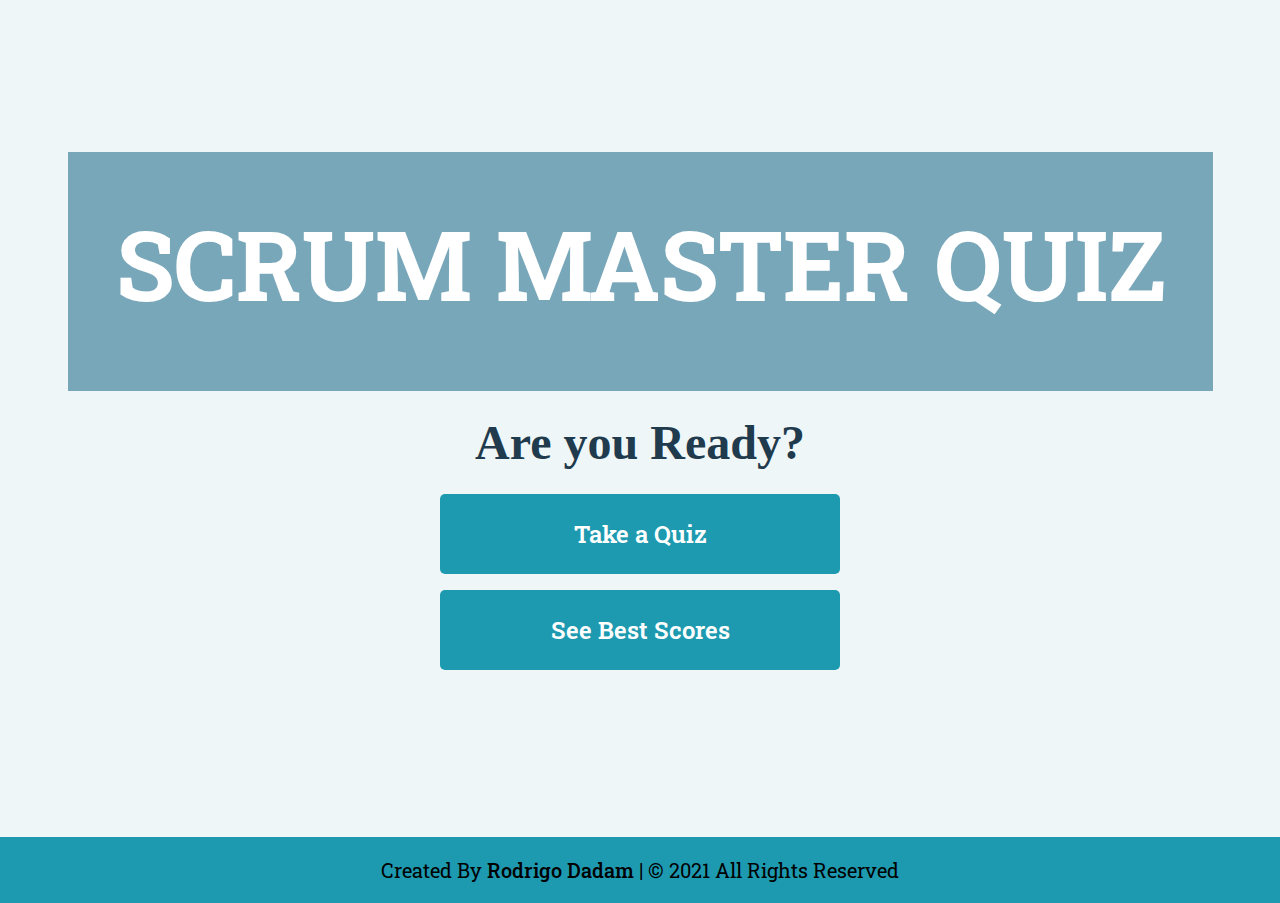
<file: index.html>
<!DOCTYPE html>
<html lang="en">
<head>
    <meta charset="UTF-8">
    <meta http-equiv="X-UA-Compatible" content="IE=edge">
    <meta name="viewport" content="width=device-width, initial-scale=1.0">
    
    
        
    <!-- Fontawesome -->
    <link rel="stylesheet" href="https://pro.fontawesome.com/releases/v5.10.0/css/all.css" integrity="sha384-AYmEC3Yw5cVb3ZcuHtOA93w35dYTsvhLPVnYs9eStHfGJvOvKxVfELGroGkvsg+p" crossorigin="anonymous"/>

    <link rel="stylesheet" href="./assets/css/style.css">

    <title>Scrum Master Quiz</title>

</head>

<body>

    <!-- === Start Welcome Pop Up === -->

        <div id="myModal" class="overlay">
            <div class="popup-content">
                <button id="close">&times;</button>
                <h2>Welcome To Scrum Master Quiz</h2>
                <p>
                    With this Quiz you can check your knowledge about Scrum Master and test yourself before making official certification. Enjoy.
                </p>
                <button id="popClose">Close</button>
            </div>
        </div>
    <!-- === END Welcome Pop Up === -->


    <!-- === Start Home === -->

        <div class="container">
            <div class="flex-center flex-column" id="home">
                <div class="hero">
                <h1>Scrum Master Quiz</h1>
                </div>
                <h2>Are you Ready?</h2>
                <a class="btn" href="./game.html">Take a Quiz 
                    <i class="fas fa-play-circle"></i>
                </a>
                <a class="btn" href="./best-scores.html">See Best Scores 
                    <i class="fas fa-crown"></i>
                </a>
            </div>
        </div>

    <!-- === END Home === -->

    <!-- === Start Footer === -->

    <footer>
        <div class="footer-text">
            <span>Created By <a href="https://rodrigodadam.github.io/PP1/">Rodrigo Dadam</a> | &#169; 2021 All Rights Reserved</span>
        </div>
    </footer>
          
    <!-- === End Footer === -->

    <!-- === Script === -->

    <script src="./assets/js/script.js"></script>

</body>
</html>
</file>
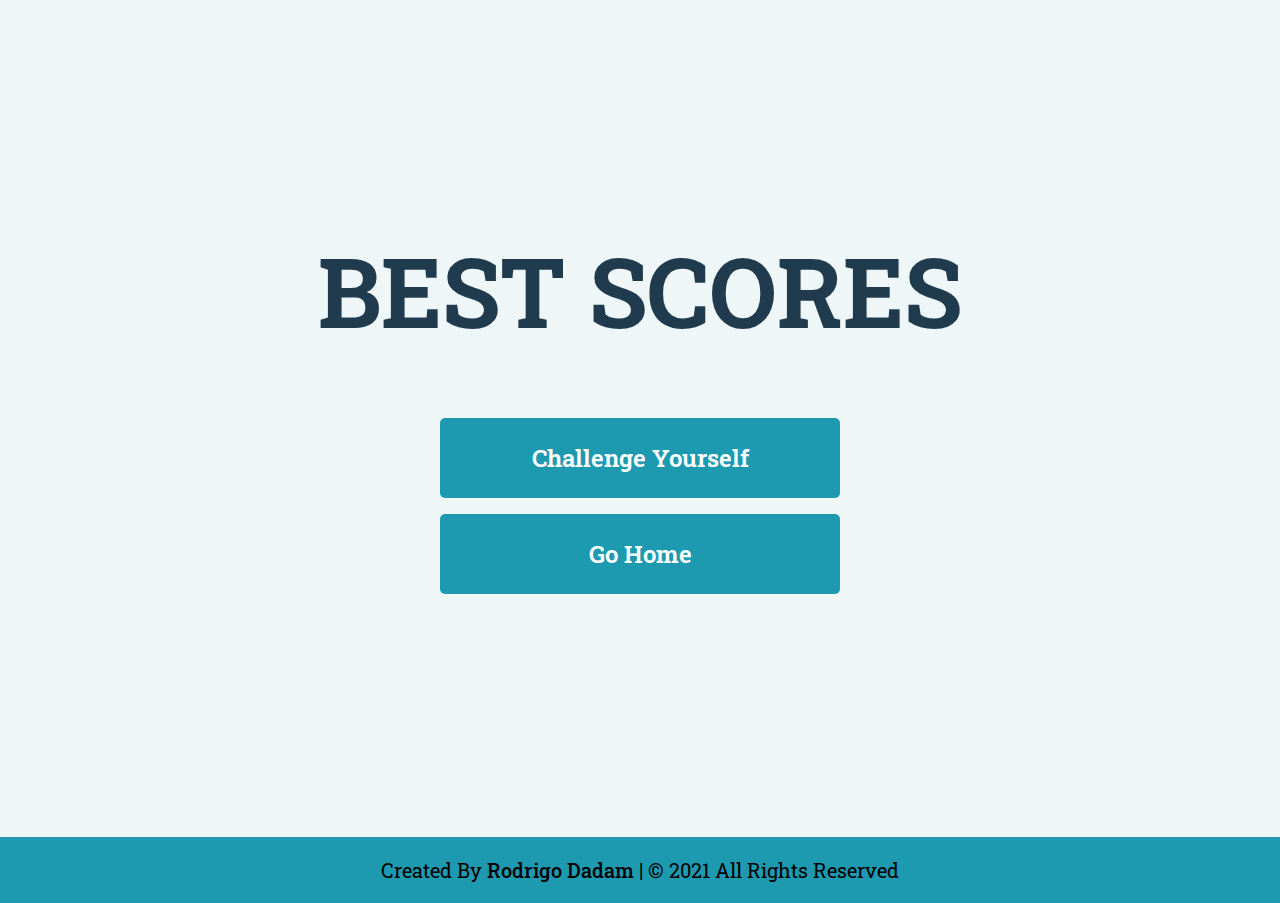
<file: best-scores.html>
<!DOCTYPE html>
<html lang="en">
<head>
    <meta charset="UTF-8">
    <meta http-equiv="X-UA-Compatible" content="IE=edge">
    <meta name="viewport" content="width=device-width, initial-scale=1.0">

    <!-- Fontawesome -->
    <link rel="stylesheet" href="https://pro.fontawesome.com/releases/v5.10.0/css/all.css" integrity="sha384-AYmEC3Yw5cVb3ZcuHtOA93w35dYTsvhLPVnYs9eStHfGJvOvKxVfELGroGkvsg+p" crossorigin="anonymous"/>
      
    <link rel="stylesheet" href="./assets/css/style.css">

    <title>Scores</title>
</head>
<body>
    <div class="container">
        <div id="bestScores" class="flex-center flex-column">
            <h1 id="finalScore">Best Scores</h1>
            <ul id="bestScoresList"></ul>
            <a href="game.html" class="btn" >Challenge Yourself 
                <i class="fas fa-play-circle"></i>
            </a>
            <a href="index.html" class="btn">Go Home 
                <i class="fas fa-home"></i>
            </a>
        </div>
    </div>
    
    <!-- === Start Footer === -->

    <footer>
        <div class="footer-text">
            <span>Created By <a href="https://rodrigodadam.github.io/PP1/">Rodrigo Dadam</a> | &#169; 2021 All Rights Reserved</span>
        </div>
    </footer>
              
    <!-- === End Footer === -->
    <script src="./assets/js/bestscores.js"></script>
</body>
</html>
</file>
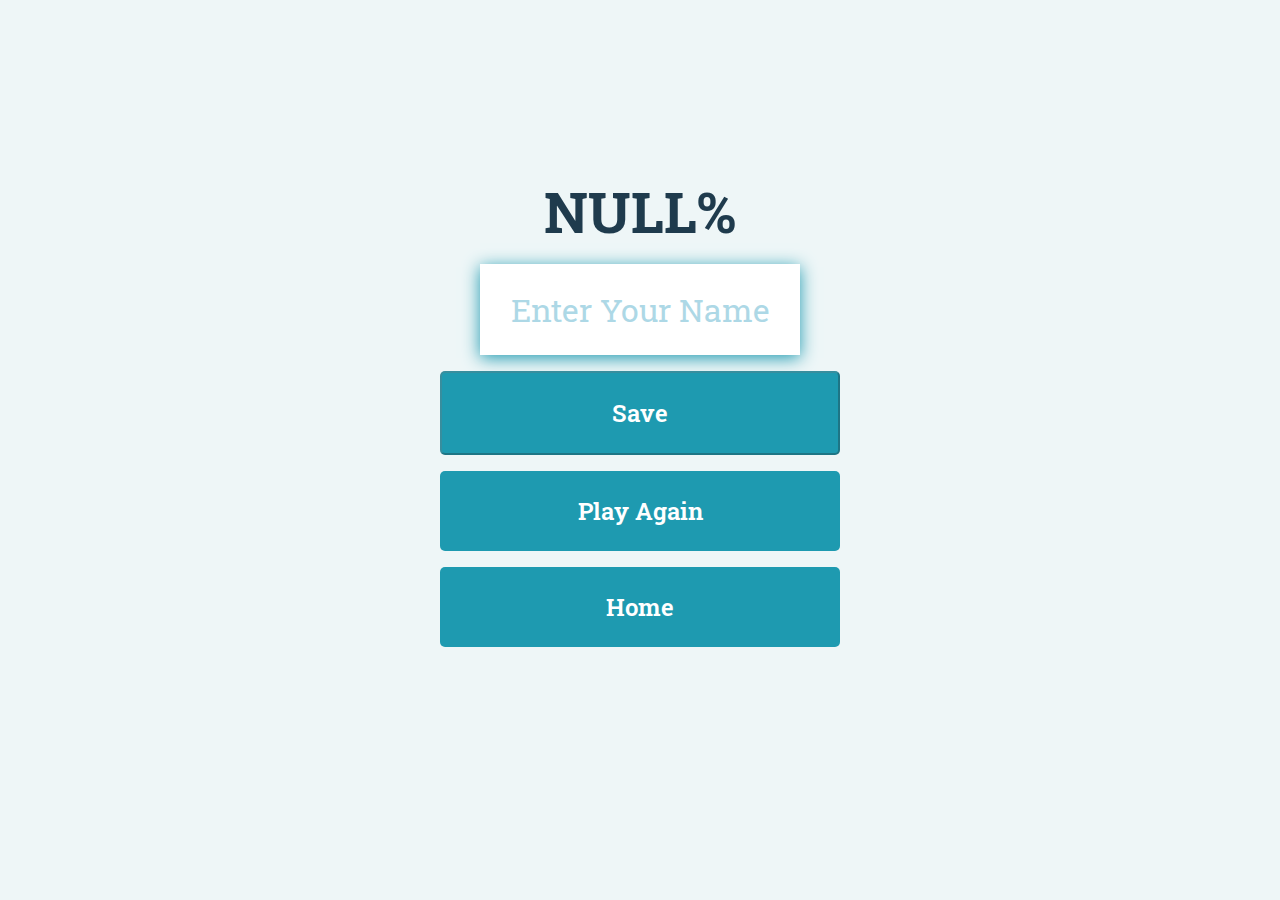
<file: end.html>
<!DOCTYPE html>
<html lang="en">
<head>
    <meta charset="UTF-8">
    <meta http-equiv="X-UA-Compatible" content="IE=edge">
    <meta name="viewport" content="width=device-width, initial-scale=1.0">

    <!-- Fontawesome -->
    <link rel="stylesheet" href="https://pro.fontawesome.com/releases/v5.10.0/css/all.css" integrity="sha384-AYmEC3Yw5cVb3ZcuHtOA93w35dYTsvhLPVnYs9eStHfGJvOvKxVfELGroGkvsg+p" crossorigin="anonymous"/>

    <link rel="stylesheet" href="./assets/css/style.css">

    <title>Thank You</title>
</head>
<body>
    <div class="container">
        <div class="flex-center flex-column" id="end">
            <h1 id="totalScore"></h1>
            <form id="endForm">
                <input type="text" name="username" id="username" placeholder="Enter Your Name">
                <button type="submit" class="btn" id="saveScoreBtn"  onclick="savePassScore(event)" disabled="disabled">Save  
                    <i class="fas fa-save"></i>
                </button>
            </form>
            <a href="./game.html" class="btn" >Play Again 
                <i class="fas fa-play-circle"></i>
            </a>
            <a href="/index.html" class="btn">Home 
                <i class="fas fa-home"></i>
            </a>
        </div>
    </div>
    <script src="./assets/js/end.js"></script>
</body>
</html>
</file>
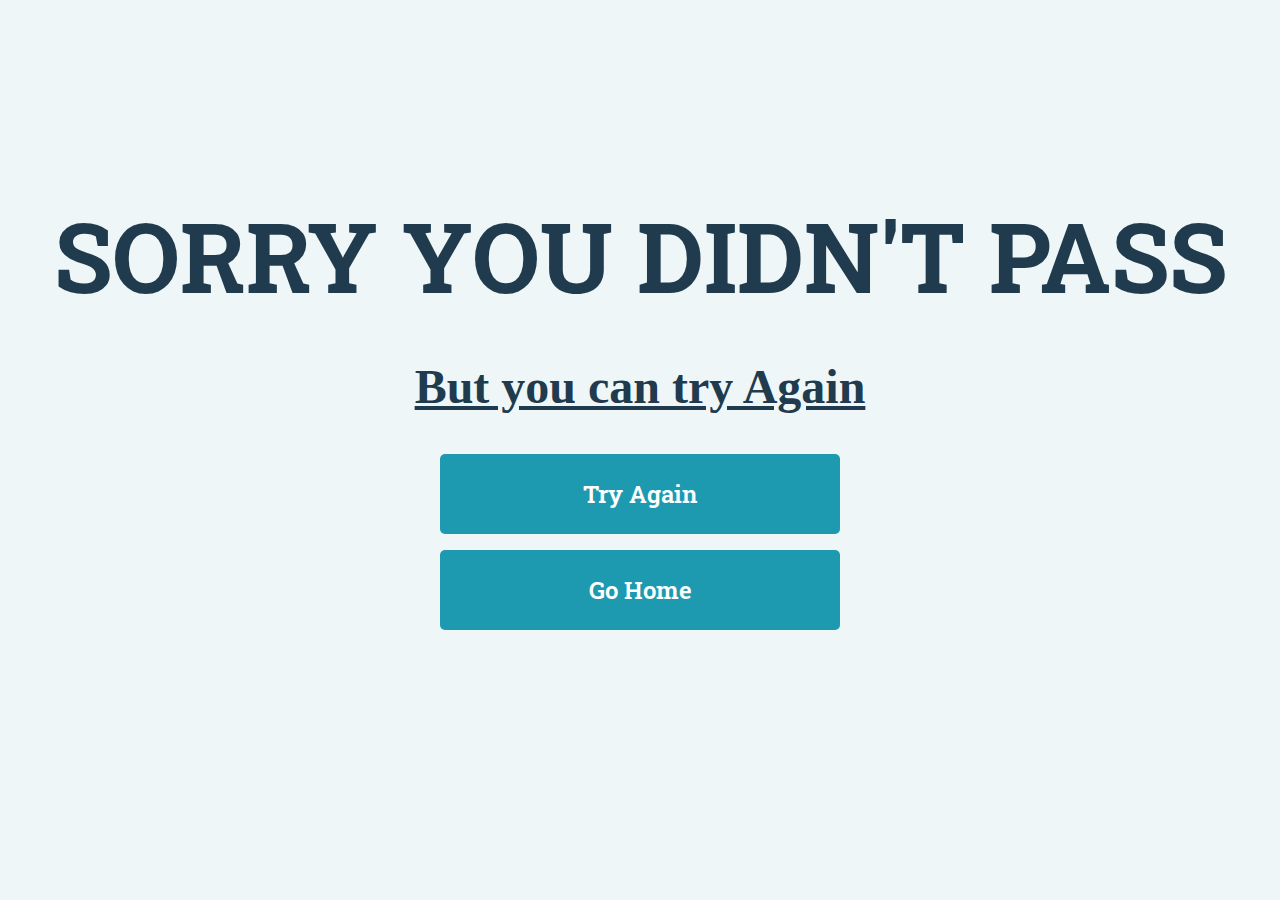
<file: fail.html>
<!DOCTYPE html>
<html lang="en">
<head>
    <meta charset="UTF-8">
    <meta http-equiv="X-UA-Compatible" content="IE=edge">
    <meta name="viewport" content="width=device-width, initial-scale=1.0">

    <!-- Fontawesome -->
    <link rel="stylesheet" href="https://pro.fontawesome.com/releases/v5.10.0/css/all.css" integrity="sha384-AYmEC3Yw5cVb3ZcuHtOA93w35dYTsvhLPVnYs9eStHfGJvOvKxVfELGroGkvsg+p" crossorigin="anonymous"/>
    
    <link rel="stylesheet" href="./assets/css/style.css">

    <title>Sorry Budy</title>
</head>
<body>
    <div class="container">
        <div class="flex-center flex-column" id="noPassDiv">
            <h1 id="noPass">Sorry you didn't pass 
                <i class="fas fa-sad-cry"></i>
            </h1>
            <h2 id="tryAgain">But you can try Again</h2>
            <h1 id="totalScore"></h1>
            <a href="game.html" class="btn" >Try Again 
                <i class="fas fa-play-circle"></i>
            </a>
            <a href="index.html" class="btn">Go Home 
                <i class="fas fa-home"></i>
            </a>
        </div>
    </div>
    <script src="./assets/js/game.js"></script>
</body>
</html>
</file>
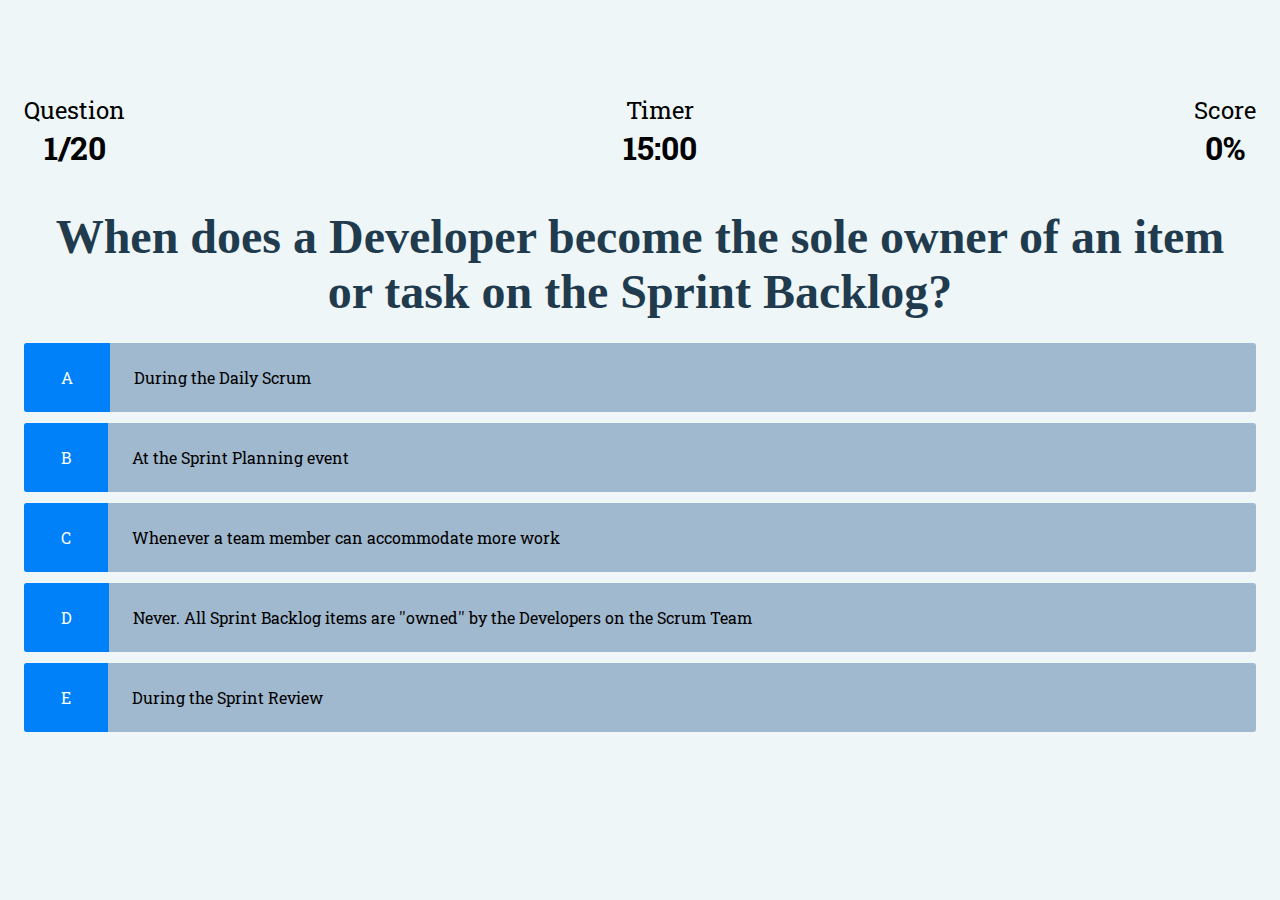
<file: game.html>
<!DOCTYPE html>
<html lang="en">
<head>
    <meta charset="UTF-8">
    <meta http-equiv="X-UA-Compatible" content="IE=edge">
    <meta name="viewport" content="width=device-width, initial-scale=1.0">

    <link rel="stylesheet" href="./assets/css/game.css">
    <link rel="stylesheet" href="./assets/css/style.css">

    <title>Scrum Master Quiz Game</title>
</head>
<body onmousedown="return false">

        <!-- === Start GAME Container === -->

        <div class="container">
            <div id="loader"></div>
            <div class="justify-center flex-column hidden" id="game">

                <!-- Start Game Display -->

                <div id="game-display">
                    <div class="display-item">
                        <p class="display-prefix">
                            Question
                        </p>
                        <h1 class="display-main-text" id="questionCounter">
                            
                        </h1>
                    </div>
                    <div class="display-item">
                        <p class="display-prefix">
                            Timer
                        </p>
                        <h1 class="display-main-text" id="timer">
                            
                        </h1>
                    </div>
                    <div class="display-item">
                        <p class="display-prefix">
                            Score
                        </p>
                        <h1 class="display-main-text" id="score">
                            0%
                        </h1>
                    </div>
                </div>

                <!-- End Game Display -->

                <h2 id="question"></h2>
                <div class="options-container">
                    <p class="option-prefix">A</p>
                    <p class="option-text" data-number="1"></p>
                </div>
                <div class="options-container">
                    <p class="option-prefix">B</p>
                    <p class="option-text" data-number="2"></p>
                </div>
                <div class="options-container">
                    <p class="option-prefix">C</p>
                    <p class="option-text" data-number="3"></p>
                </div>
                <div class="options-container">
                    <p class="option-prefix">D</p>
                    <p class="option-text" data-number="4"></p>
                </div>
                <div class="options-container">
                    <p class="option-prefix">E</p>
                    <p class="option-text" data-number="5"></p>
                </div>
            </div>
        </div>

        <!-- === END Game Container === -->


        <!-- === Script === -->
        <script type="module" src="./assets/js/game.js"></script>

</body>
</html>
</file>
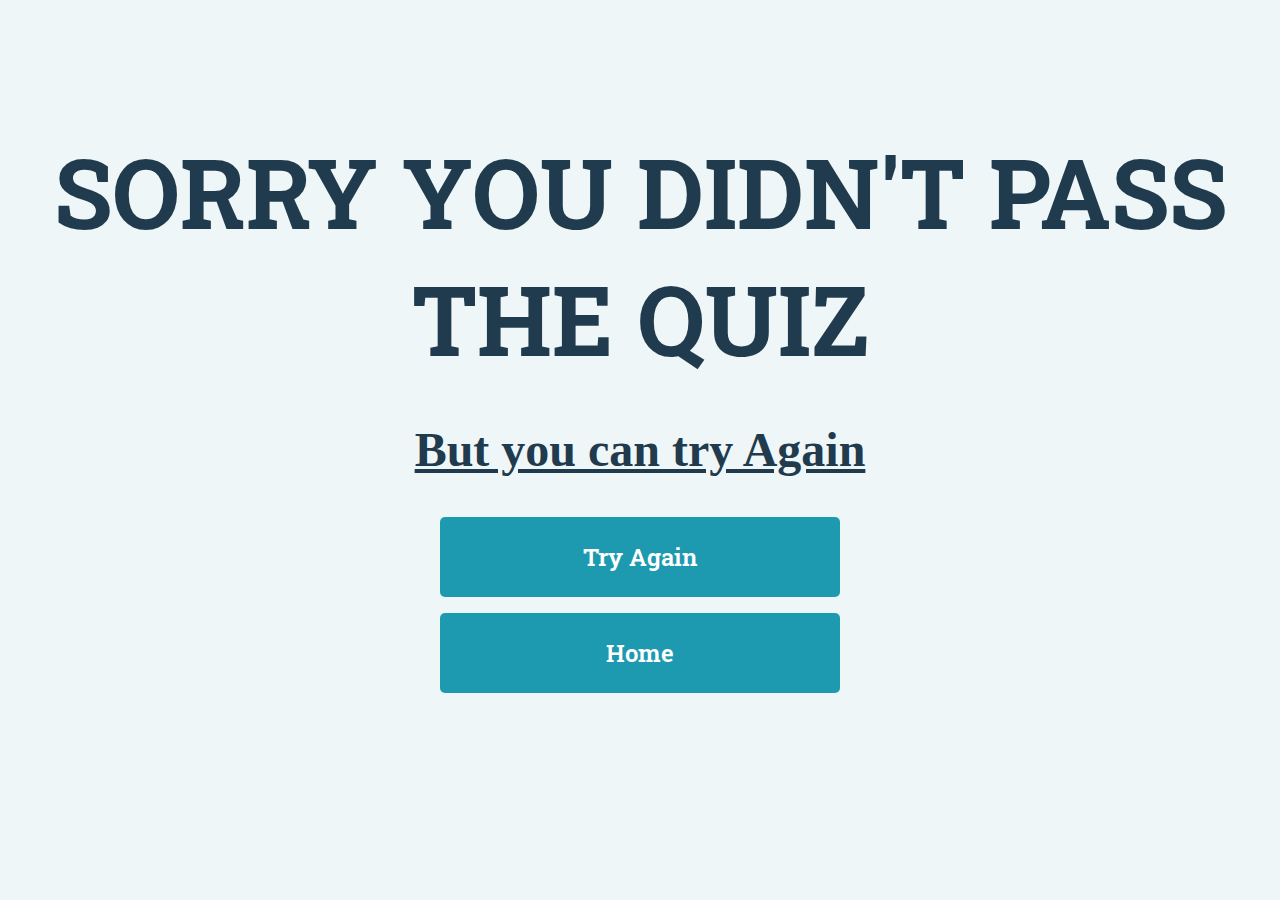
<file: nopass.html>
<!DOCTYPE html>
<html lang="en">
<head>
    <meta charset="UTF-8">
    <meta http-equiv="X-UA-Compatible" content="IE=edge">
    <meta name="viewport" content="width=device-width, initial-scale=1.0">

    <!-- Fontawesome -->
    <link rel="stylesheet" href="https://pro.fontawesome.com/releases/v5.10.0/css/all.css" integrity="sha384-AYmEC3Yw5cVb3ZcuHtOA93w35dYTsvhLPVnYs9eStHfGJvOvKxVfELGroGkvsg+p" crossorigin="anonymous"/>

    <link rel="stylesheet" href="./assets/css/style.css">

    <title>Sorry Budy</title>
</head>
<body>
    <div class="container">
        <div class="flex-center flex-column" id="noPassDiv">
            <h1 id="noPass">Sorry you didn't pass the quiz 
                <i class="fas fa-sad-cry"></i>
            </h1>
            <h2 id="tryAgain">But you can try Again</h2>
            <h1 id="totalScore"></h1>
            <a href="./game.html" class="btn" >Try Again 
                <i class="fas fa-play-circle"></i>
            </a>
            <a href="/index.html" class="btn">Home 
                <i class="fas fa-home"></i>
            </a>
        </div>
    </div>
    <script src="./assets/js/game.js"></script>
</body>
</html>
</file>
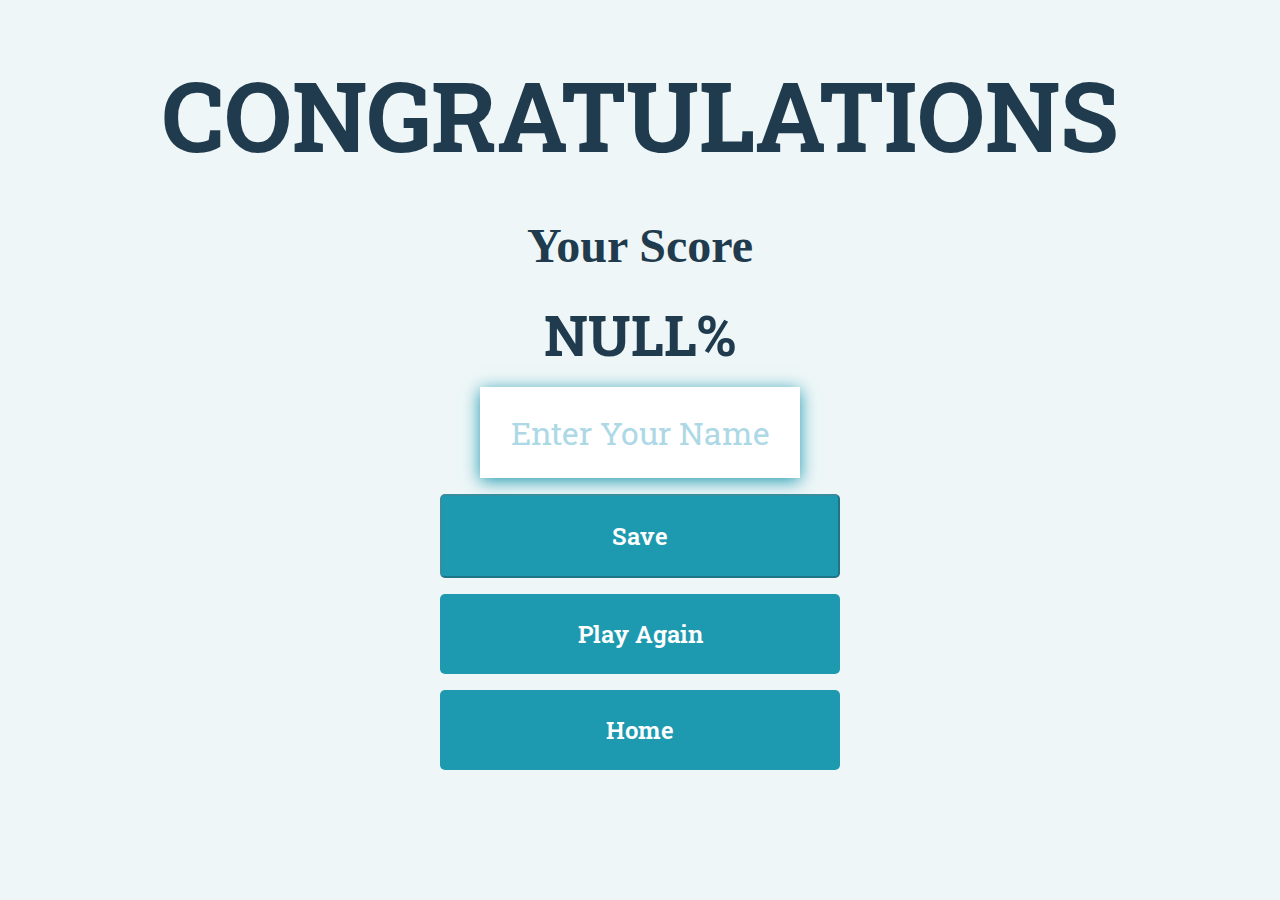
<file: pass.html>
<!DOCTYPE html>
<html lang="en">
<head>
    <meta charset="UTF-8">
    <meta http-equiv="X-UA-Compatible" content="IE=edge">
    <meta name="viewport" content="width=device-width, initial-scale=1.0">

    <!-- Fontawesome -->
    <link rel="stylesheet" href="https://pro.fontawesome.com/releases/v5.10.0/css/all.css" integrity="sha384-AYmEC3Yw5cVb3ZcuHtOA93w35dYTsvhLPVnYs9eStHfGJvOvKxVfELGroGkvsg+p" crossorigin="anonymous"/>
   
    <link rel="stylesheet" href="./assets/css/style.css">

    <title>Thank You</title>
</head>
<body>
    <div class="container">
        <div class="flex-center flex-column" id="end">
            <h1 id="h1Pass">Congratulations</h1>
            <h2>Your Score</h2>
            <h1 id="totalScore"></h1>
            <form id="endForm">
                <input type="text" name="username" id="username" placeholder="Enter Your Name">
                <button type="submit" class="btn" id="saveScoreBtn"  onclick="savePassScore(event)" disabled="disabled">Save  
                    <i class="fas fa-save"></i>
                </button>
            </form>
            <a href="game.html" class="btn" >Play Again 
                <i class="fas fa-play-circle"></i>
            </a>
            <a href="index.html" class="btn">Home 
                <i class="fas fa-home"></i>
            </a>
        </div>
    </div>
    <script src="./assets/js/pass.js"></script>
</body>
</html>
</file>
<file: assets/css/style.css>
@import url('https://fonts.googleapis.com/css2?family=Open+Sans:wght@300;400&family=Roboto+Slab:wght@100;200;300;400;500;600;700;800;900&family=Roboto:wght@300&display=swap');

* {
    font-family: 'Roboto Slab', sans-serif;
    box-sizing: border-box;
    margin: 0;
    padding: 0;
    text-decoration: none;
}

:root {
    background-color: #EEF6F7;
    font-size: medium;
}

.hero {
    background-color: rgba(58,124,154,0.65);
    padding: 3rem;
    width: 100%;
    box-sizing: border-box;
}

h1, h2, h3, h4 {
    margin-bottom: 1rem;
}

h1 {
    font-size: 6rem;
    color: #fff;
    text-align: center;
    text-transform: uppercase;
}

#totalScore {
    font-size: 3.5rem;
}

h2 {
    font-size: 3rem;
    color: #1F3B4D;
    text-align: center;
    margin: 1.5rem;
    font-family: 'Open San';
}

.container {
    width: 100vw;
    height: 93vh;
    display: flex; 
    align-items: center;
    justify-content: center;
    margin: 0 auto;
    max-width: 80rem;
    padding: 1.5rem;
}

.flex-column {
    display: flex;
    flex-direction: column;
}

.flex-center {
    justify-content: center;
    align-items: center;
}

/* --- PopUp --- */

.overlay {
    background-color: #ffffff;
    width: 100%;
    height: 100%;
    position: fixed;
    display: none;
    text-align: center;
    background-color: rgb(0,0,0);
    background-color: rgba(0,0,0,0.4);
    left: 0;
    top: 0;
    overflow: auto;
    z-index: 1;
    padding-top: 100px;
}

.popup-content {
    background-color: #fefefe;
    margin: auto;
    padding: 20px;
    border: 1px solid #888;
    width: 80%;
    border-radius: 8px;
}

.popup-content p {
    font-size: 18px;
    text-align: justify;
    margin: 20px 0;
    line-height: 25px;
    text-align: center;
}

.popup-content #popClose {
    display: block;
    width: 150px;
    position: relative;
    margin: 10px auto;
    text-align: center;
    background-color: #0f72e5;
    color: #ffffff;
    text-decoration: none;
    padding: 5px 0;
}

.popup-content button {
    display: block;
    margin:  0 0 30px auto;
    background-color: transparent;
    font-size: 30px;
    color: #c5c5c5;
    border: none;
    outline: none;
    cursor: pointer;
}

/* --- Buttons --- */

.btn {
    font-size: 1.5rem;
    font-weight: 600;
    padding: 1.5rem 0;
    width: 25rem;
    text-align: center;
    margin-bottom: 1rem;
    color: white;
    background-color: #1E9AB0;
    border-radius: 5px;
}

.btn:hover {
    cursor: pointer;
    box-shadow: 0 0.4rem 1.5rem 0 #1E9AB0;
    transform: translate(-0.2rem);
    transition: transform 150ms;
}

.btn[disabled]:hover {
    cursor: not-allowed;
    box-shadow: none;
    transform: none;
}

/* --- Pass Game Screen --- */

#end h1 {
    color: #1F3B4D;
}

form {
    width: 100%;
    display: flex;
    flex-direction: column;
    align-items: center;
}

input {
    margin-bottom: 1rem;
    width: 20rem;
    padding: 1.5rem;
    font-size: 2rem;
    border: none;
    box-shadow: 0 0.2rem 1rem 0 #1E9AB0;
}

input::placeholder {
    text-align: center;
    color: lightblue;
}

.hidden {
    display: none;
}


/* --- Best Score Page --- */


#bestScores h1 {
    color: #1F3B4D;
}

#bestScoresList {
    list-style: none;
    padding-left: 0;
    margin-bottom: 3rem;

}

.best-score {
    margin-bottom: 0.5rem;
    font-size: 2.5rem;
}

.best-score:hover {
    transform: scale(1.2);
    text-decoration: underline;
}


/* --- No Pass Page --- */

#noPassDiv h1 {
    color: #1F3B4D;
}

#noPassDiv h2 {
    color: #1F3B4D;
    text-decoration: underline;
}

/* --- Loading --- */

#loader {
    border: 2rem white;
    border-radius: 50%;
    border-top: 2rem #1E9AB0;
    border-bottom: 2rem #1E9AB0;
    width: 12rem;
    height: 12rem;
    animation: spin 1.5s linear infinite;
}

@keyframes spin {
    0% {
        transform: rotate(0deg);
    }
    100% {
        transform: rotate(360deg);
    }
}

/* --- Start Footer --- */

footer {
    background: #1E9AB0;
    padding: 20px 0;
    text-align: center;
    width: 100%;
}

footer .footer-text span {
    font-size: 20px;
    font-weight: 400;
    color: black;
}

footer .footer-text span a {
    font-weight: 500;
    color: black;
}

footer .footer-text span a:hover {
    text-decoration: underline;
}


@media (max-width: 1200px) {
    h1 {
        font-size: 5rem;
    }

    #totalScore {
        font-size: 3.1rem;
    }
}

@media (max-width: 1024px) {
    h1, h2, h3, h4 {
        margin-bottom: 0.5rem;
    }
    
    h1 {
        font-size: 4.5rem;
    }
    
    h2 {
        font-size: 2.5rem;
        margin: 1.2rem;
    }

}

@media (max-width: 750px) {

    #question {
        font-size: 2rem;
    }

    #h1Pass {
        font-size: 3.5rem;
    }

    #totalScore {
        font-size: 2.5rem;
    }

    .option-text {
        font-size: small;
    }
   
}


@media (max-width: 646px) {
    h1, h2, h3, h4 {
        margin-bottom: 0.3rem;
    }
    
    h1 {
        font-size: 3.5rem;
    }
    
    h2 {
        font-size: 2rem;
        margin: 1.1rem;
    }

    #h1Pass {
        font-size: 3rem;
    }
}

@media (max-width: 500px) {
    h1, h2, h3, h4 {
        margin-bottom: 0.5rem;
    }
    
    h1 {
        font-size: 4rem;
    }

    #question {
        font-size: 1.5rem;
    }

    #h1Pass {
        font-size: 2.3rem;
    }
    
    h2 {
        font-size: 1.6rem;
        margin: 1.2rem;
    }

    .btn {
        font-size: 1.8rem;
        padding: 1rem 0;
        width: 23rem;
    }
}

@media (max-width: 376px) {
    h1, h2, h3, h4 {
        margin-bottom: 0.2rem;
    }
    
    h1 {
        font-size: 3.5rem;
    }

    #finalScore {
        font-size: 3rem;
    }

    #h1Pass {
        font-size: 2.2rem;
    }
    
    h2 {
        font-size: 1.5rem;
        margin: 1.2rem;
    }

    .hero {
        padding: 1.8rem;
    }

    .btn {
        font-size: 1.4rem;
        padding: 1rem 0;
        width: 18rem;
    }
    
    #end .btn {
        font-size: 1rem;
        padding: 1rem 0;
        width: 18rem;
        margin-bottom: 0.5rem;
    }
   
}

@media (max-width: 340px) {
    h1, h2, h3, h4 {
        margin-bottom: 0.2rem;
    }
    
    h1 {
        font-size: 2.1rem;
    }

    #h1Pass {
        font-size: 1.9rem;
    }

    #finalScore {
        font-size: 2.5rem;
    }
    
    h2 {
        font-size: 1.2rem;
        margin: 1rem;
    }

    .btn {
        font-size: 1rem;
        padding: 1rem 0;
        width: 16rem;
    }
    
    #end .btn {
        font-size: 1rem;
        padding: 1rem 0;
        width: 16rem;
        margin-bottom: 0.5rem;
    }

    .hero {
        padding: 1rem;
    }

    footer {
        padding: 10px 0;
    }
    
    footer .footer-text span {
        font-size: 14px;
    }

    input {
        margin-bottom: 0.5rem;
        width: 18rem;
        padding: 1rem;
        font-size: 1.5rem;
    }

    .best-score {
        font-size: 1rem;
    }

}
</file>
<file: assets/css/game.css>
.options-container {
    display: flex;
    margin-bottom: 0.7rem;
    width: 100%;
    background-color: rgb(161, 185, 207);
    border-radius: 3px;
    font-size: medium;
}

.options-container:hover {
    cursor: pointer;
    box-shadow: rgb(0, 162, 255);
    transform: scale(1.01);
    transition: trasform 150ms;
}

.option-prefix {
    padding: 1.5rem 2.3rem;
    background-color: rgb(0, 129, 250);
    border-bottom-left-radius: 3px;
    border-top-left-radius: 3px;
    color: white;
}

.option-text {
    padding: 1.5rem;
    width: 100%;
}

/* --- Used the Boostrap Pallet Colors / https://colorswall.com/palette/3/ --- */
.correct {
    background-color: #5cb85c;
}

.incorrect {
    background-color: #d9534f;
}


/* --- Game Display --- */

#game-display {
    display: flex;
    justify-content: space-between;
}

#game-display h1 {
    color: black;
    font-size: 2rem;
}

.display-prefix {
    font-size: 1.5rem;
    text-align: center;
}

.display-main-text {
    text-align: center;
}

/* --- Loading --- */


#loader {
    border: 1.5rem white;
    border-radius: 50%;
    border-top: 1.5rem #1E9AB0;
    width: 12rem;
    height: 12rem;
    animation: spin 1.5s linear infinite;
}

@keyframes spin {
    0% {
        transform: rotate(0deg);
    }
    100% {
        transform: rotate(360deg);
    }
}

@media (max-width: 1024px) {
    .options-container {
        margin-bottom: 0.5rem;
    }
    
    .option-prefix {
        padding: 1rem 2rem;
        border-bottom-left-radius: 3px;
        border-top-left-radius: 3px;
    }
    
    .option-text {
        padding: 1rem;
    }

    #game-display h1 {
        color: black;
        font-size: 1.5rem;
    }


}

@media (max-width: 500px) {
    #question {
        font-size: 2rem;
        margin: 1.5rem;
    }
}

@media (max-width: 340px) {
    .options-container {
        margin-bottom: 0.3rem;
    }
    
    .option-prefix {
        padding: 0.5rem 1.5rem;
        border-bottom-left-radius: 2px;
        border-top-left-radius: 2px;
    }
    
    .option-text {
        padding: 0.5rem;
    }

    #game-display h1 {
        font-size: 1rem;
    }
    
    #question {
        font-size: large;
        margin: 1rem;
    }

}

@media (max-width: 320px) {
    .options-container {
        margin-bottom: 0.3rem;
    }
    
    .option-prefix {
        padding: 0.5rem 1rem;
        border-bottom-left-radius: 2px;
        border-top-left-radius: 2px;
    }
    
    .option-text {
        padding: 0.2rem;
    }

    #game-display h1 {
        font-size: 0.8rem;
    }
    
    #question {
        font-size: large;
        margin: 1rem;
        margin-bottom: 1rem;
    }

    .options-container {
        margin-bottom: 0.2rem;
    }
    
    .option-prefix {
        font-size: medium;
    }
    
    .option-text {
        font-size: medium;
    }

}
</file>
